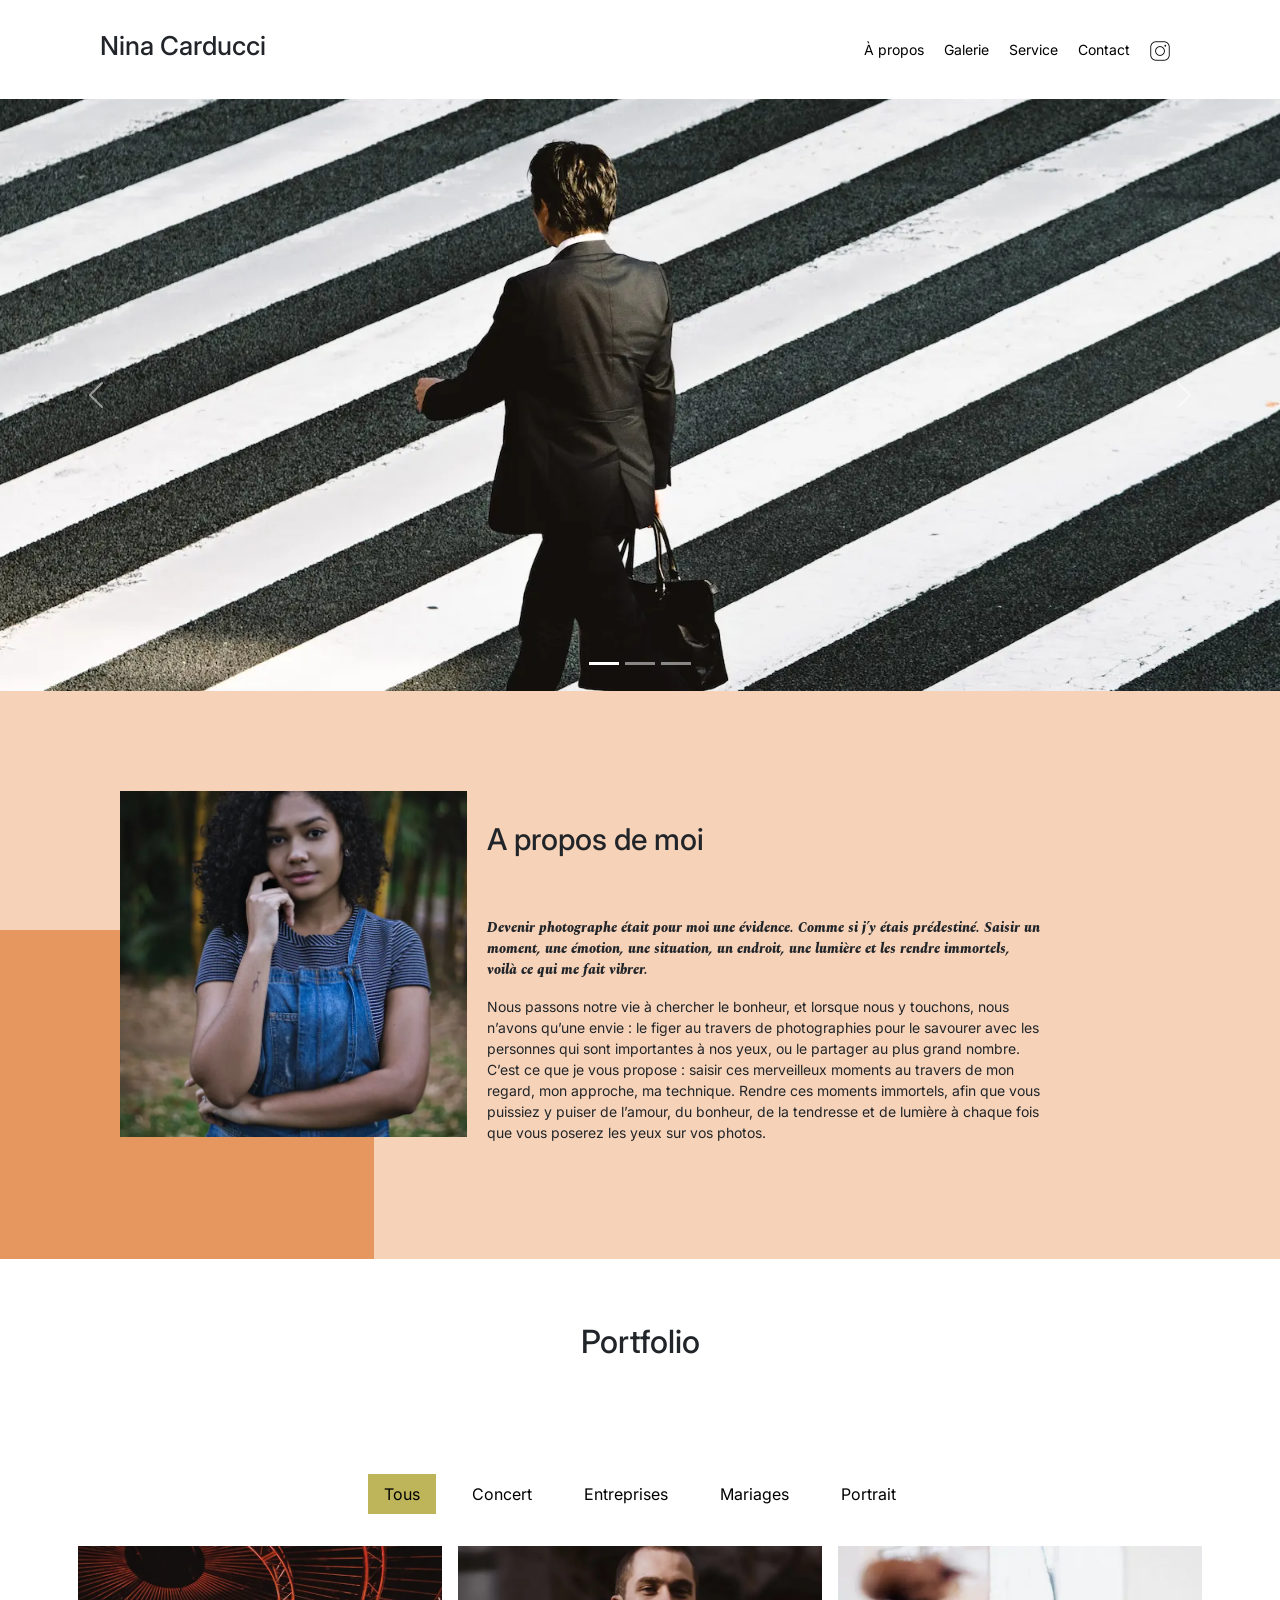
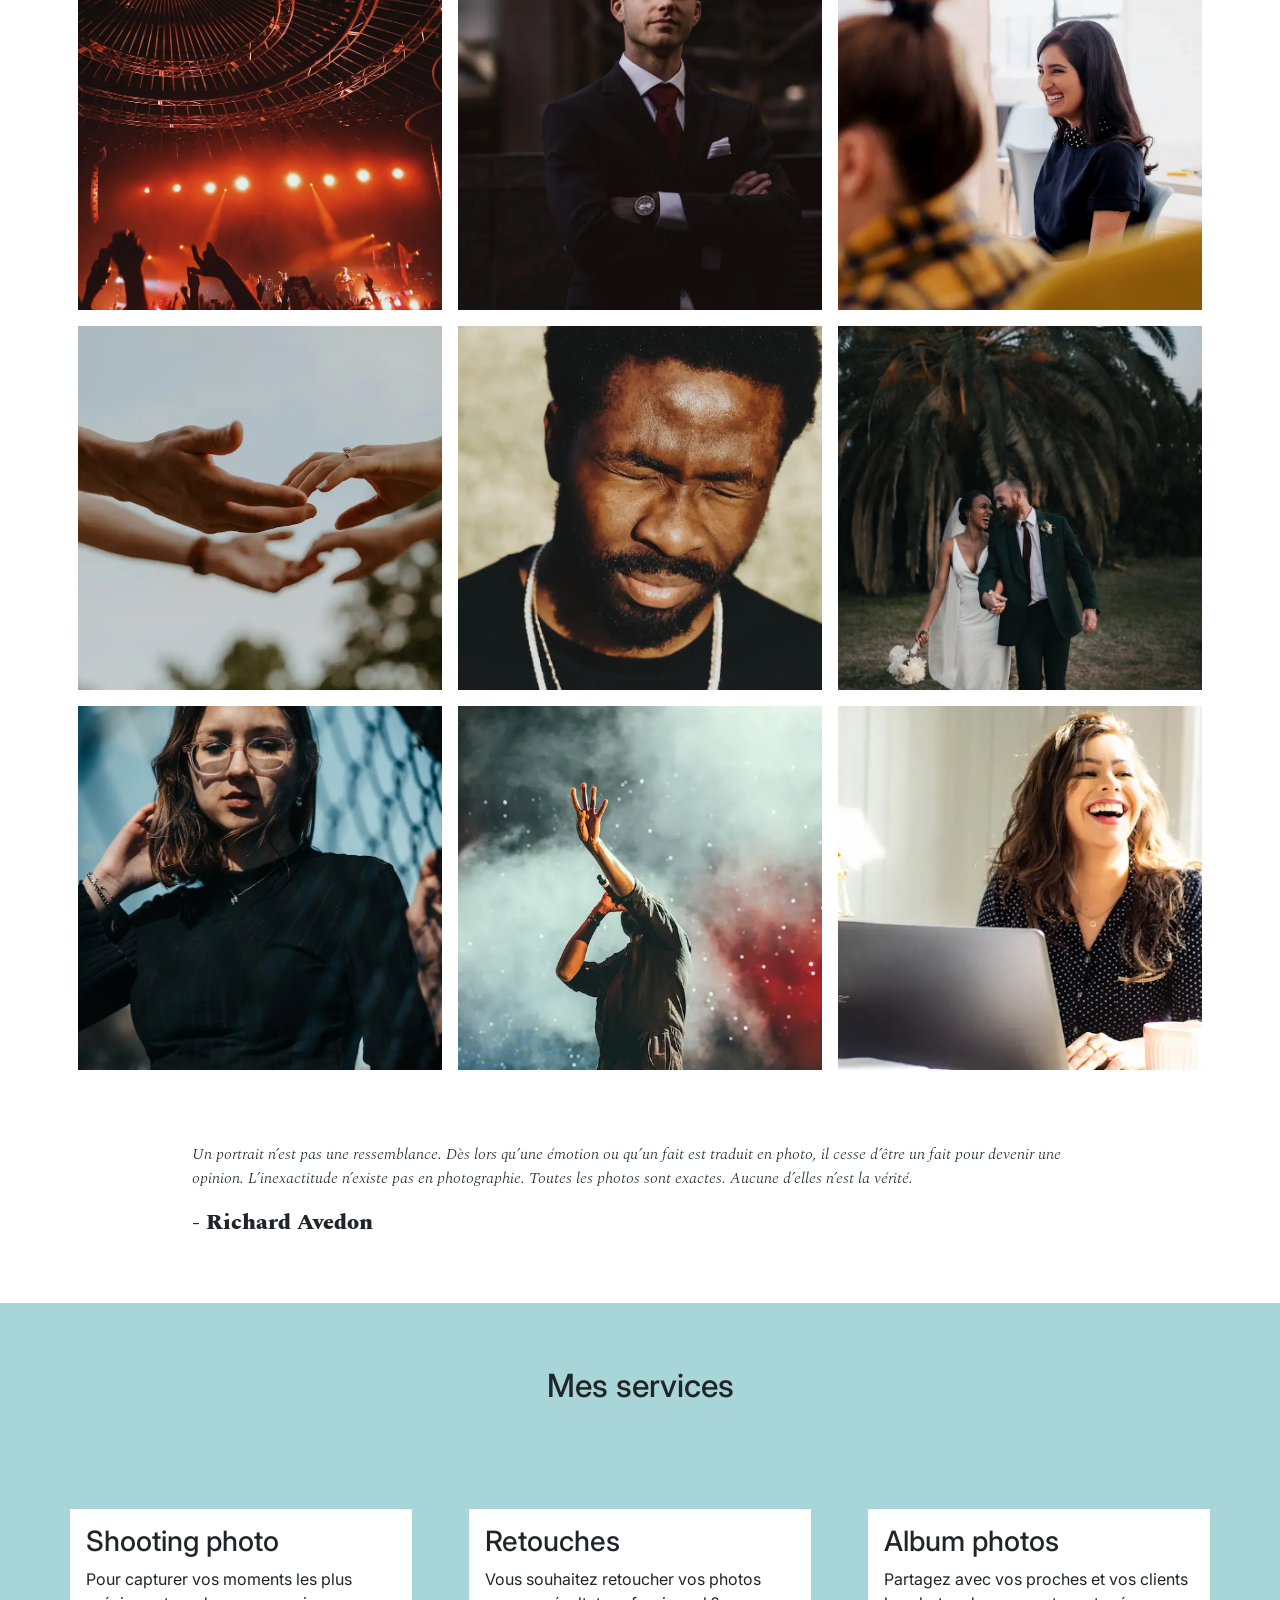
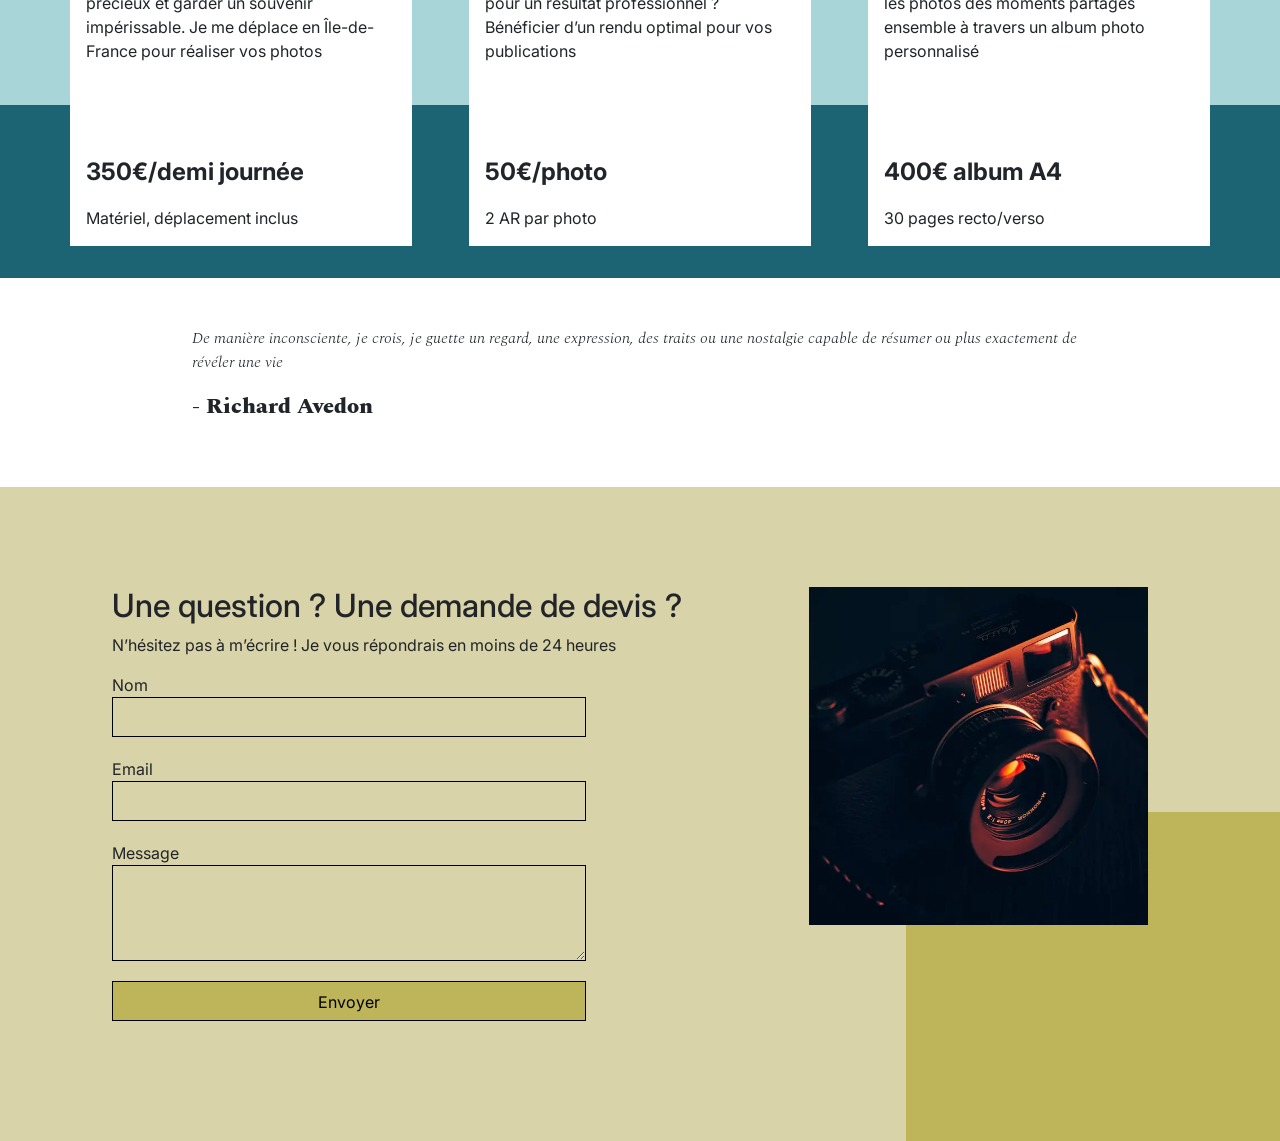
<file: index.html>
<!DOCTYPE html>
<html lang="fr">

<head>
	<meta charset="UTF-8">
	<meta name="viewport" content="width=device-width, initial-scale=1.0">
	<title>Nina Carducci - Photographe portraits &amp; mariages à Bordeaux</title>
	<meta name="description"
		content="Photographe à Bordeaux, Nina Carducci immortalise tous vos événements : mariages, concerts, portraits. Contactez-la pour un devis en ligne personnalisé.">
	<link rel="stylesheet" href="./assets/bootstrap/bootstrap.min.css">
	<link rel="stylesheet" href="./assets/style.css">
	<link rel="preconnect" href="https://fonts.googleapis.com">
	<link rel="preconnect" href="https://fonts.gstatic.com" crossorigin>
	<link
		href="https://fonts.googleapis.com/css2?family=Inter&family=Spectral:ital,wght@0,400;1,300;1,400;1,800&display=swap"
		rel="stylesheet">
	<script src="./assets/bootstrap/bootstrap.bundle.min.js" defer></script>
	<script src="https://code.jquery.com/jquery-3.4.1.min.js"
		integrity="sha256-CSXorXvZcTkaix6Yvo6HppcZGetbYMGWSFlBw8HfCJo=" crossorigin="anonymous" defer></script>
	<script src="./assets/maugallery.js" defer></script>
	<script src="./assets/scripts.js" defer></script>
	<script type="application/ld+json">
	{
  	"@context": "https://schema.org",
  	"@type": "LocalBusiness",
  	"name": "Nina Carducci",
  	"description": "Photographe portraits et événementiel à Bordeaux",
	"image": "https://leaspadea.github.io/nina-carducci/assets/images/nina.webp",
  	"telephone": "+33 5 56 67 78 89",
 	"address": {
    	"@type": "PostalAddress",
    	"streetAddress": "68 avenue Alsace-Lorraine",
    	"postalCode": "33200",
    	"addressLocality": "Bordeaux",
    	"addressCountry": "FR"
 	},
  	"openingHoursSpecification": {
    	"@type": "OpeningHoursSpecification",
    	"dayOfWeek": ["Monday", "Tuesday", "Wednesday", "Thursday", "Friday"],
    	"opens": "10:00",
    	"closes": "19:00"
  	},
  	"sameAs": "https://www.instagram.com/ninacarducci.photo/",
	"priceRange": "50€ - 400€"
	}
	</script>
	<!-- Open Graph -->
	<meta property="og:type" content="website">
	<meta property="og:site_name" content="Nina Carducci">
	<meta property="og:title" content="Nina Carducci - Photographe portraits &amp; mariages à Bordeaux">
	<meta property="og:description"
		content="Photographe à Bordeaux, Nina Carducci immortalise tous vos événements : mariages, concerts, portraits. Contactez-la pour un devis en ligne personnalisé.">
	<meta property="og:image"
		content="https://leaspadea.github.io/nina-carducci/assets/images/slider/edward-cisneros-3_h6-1NPDGw-unsplash.webp">
	<meta property="og:url" content="https://leaspadea.github.io/nina-carducci/">
	<meta property="og:locale" content="fr_FR">

	<!-- Twitter Cards -->
	<meta name="twitter:card" content="summary_large_image">
	<meta name="twitter:title" content="Nina Carducci - Photographe portraits &amp; mariages à Bordeaux">
	<meta name="twitter:description"
		content="Photographe à Bordeaux, Nina Carducci immortalise tous vos événements : mariages, concerts, portraits.">
	<meta name="twitter:image"
		content="https://leaspadea.github.io/nina-carducci/assets/images/slider/edward-cisneros-3_h6-1NPDGw-unsplash.webp">
</head>

<body>
	<header class="top-header">
		<h1 class="name">Nina Carducci</h1>
		<nav class="nav">
			<ul>
				<li><a href="#about">À propos</a></li>
				<li><a href="#gallery">Galerie</a></li>
				<li><a href="#services">Service</a></li>
				<li><a href="#contact">Contact</a></li>
				<li><a class="social-link" href="https://www.instagram.com/ninacarducci.photo/?hl=fr"
						target="_blank"><img src="assets/images/instagram.png" alt="Instagram de Nina Carducci"></a>
				</li>
			</ul>
		</nav>
	</header>
	<main>
		<div>

			<div id="carouselExampleIndicators" class="carousel slide" data-bs-ride="carousel">
				<div class="carousel-indicators">
					<button type="button" data-bs-target="#carouselExampleIndicators" data-bs-slide-to="0"
						class="active" aria-current="true" aria-label="Slide 1"></button>
					<button type="button" data-bs-target="#carouselExampleIndicators" data-bs-slide-to="1"
						aria-label="Slide 2"></button>
					<button type="button" data-bs-target="#carouselExampleIndicators" data-bs-slide-to="2"
						aria-label="Slide 3"></button>
				</div>
				<div class="carousel-inner">
					<div class="carousel-item active">
						<img src="./assets/images/slider/ryoji-iwata-wUZjnOv7t0g-unsplash.webp" class="d-block w-100"
							width="1600" height="740" alt="Homme traversant un passage piéton">
					</div>
					<div class="carousel-item">
						<img src="./assets/images/slider/nicholas-green-nPz8akkUmDI-unsplash.webp" class="d-block w-100"
							width="1600" height="740" loading="lazy" alt="Public d'un concert">
					</div>
					<div class="carousel-item">
						<img src="./assets/images/slider/edward-cisneros-3_h6-1NPDGw-unsplash.webp"
							class="d-block w-100" width="1600" height="740" loading="lazy"
							alt="Mariés qui s'embrassent">
					</div>
				</div>
				<button class="carousel-control-prev" type="button" data-bs-target="#carouselExampleIndicators"
					data-bs-slide="prev" aria-label="Précédent">
					<span class="carousel-control-prev-icon" aria-hidden="true"></span>
				</button>
				<button class="carousel-control-next" type="button" data-bs-target="#carouselExampleIndicators"
					data-bs-slide="next" aria-label="Suivant">
					<span class="carousel-control-next-icon" aria-hidden="true"></span>
				</button>
			</div>
		</div>
		<section id="about">
			<div class="picture left">
				<img src="./assets/images/nina.webp" width="700" height="698" loading="lazy"
					alt="Portrait de Nina Carducci">
			</div>
			<div id="about-me">
				<h2 class="about-me__title">A propos de moi</h2>
				<p class="about-me__introduction">Devenir photographe était pour moi une évidence. Comme si j’y étais
					prédestiné. Saisir un moment, une émotion, une situation, un endroit, une lumière et les rendre
					immortels, voilà ce qui me fait vibrer.</p>
				<p>Nous passons notre vie à chercher le bonheur, et lorsque nous y touchons, nous n’avons qu’une envie :
					le figer au travers de photographies pour le savourer avec les personnes qui sont importantes à nos
					yeux, ou le partager au plus grand nombre.
					C’est ce que je vous propose : saisir ces merveilleux moments au travers de mon regard, mon
					approche, ma technique. Rendre ces moments immortels, afin que vous puissiez y puiser de l’amour, du
					bonheur, de la tendresse et de lumière à chaque fois que vous poserez les yeux sur vos photos.</p>
			</div>
		</section>
		<section id="gallery">
			<h2 class="title">Portfolio</h2>
			<div class="container py-3">
				<div class="gallery" style="display: none">
					<img data-gallery-tag="Concert" class="gallery-item"
						src="./assets/images/gallery/concerts/aaron-paul-wnX-fXzB6Cw-unsplash.webp" width="800"
						height="1067" loading="lazy" alt="Scène de concert">
					<img data-gallery-tag="Entreprises" class="gallery-item"
						src="./assets/images/gallery/entreprise/ali-morshedlou-WMD64tMfc4k-unsplash.webp" width="800"
						height="1200" loading="lazy" alt="Homme d'affaires">
					<img data-gallery-tag="Entreprises" class="gallery-item"
						src="./assets/images/gallery/entreprise/jason-goodman-tHO1_OuKbg0-unsplash.webp" width="800"
						height="541" loading="lazy" alt="Employée souriante">
					<img data-gallery-tag="Mariages" class="gallery-item"
						src="./assets/images/gallery/mariage/hannah-busing-RvF2R_qMpRk-unsplash.webp" width="800"
						height="640" loading="lazy" alt="Mains des mariés">
					<img data-gallery-tag="Portrait" class="gallery-item"
						src="./assets/images/gallery/portraits/ade-tunji-rVkhWWZFAtQ-unsplash.webp" width="800"
						height="1199" loading="lazy" alt="Homme ébloui par le soleil">
					<img data-gallery-tag="Mariages" class="gallery-item"
						src="./assets/images/gallery/mariage/jakob-owens-SiniLJkXhMc-unsplash.webp" width="800"
						height="1200" loading="lazy" alt="Mariés riant ensemble">
					<img data-gallery-tag="Portrait" class="gallery-item"
						src="./assets/images/gallery/portraits/nino-van-prattenburg--443cl1uR_8-unsplash.webp"
						width="800" height="1202" loading="lazy" alt="Femme cheveux au vent">
					<img data-gallery-tag="Concert" class="gallery-item"
						src="./assets/images/gallery/concerts/austin-neill-hgO1wFPXl3I-unsplash.webp" width="800"
						height="533" loading="lazy" alt="Chanteur sur scène">
					<img data-gallery-tag="Entreprises" class="gallery-item"
						src="./assets/images/gallery/entreprise/mateus-campos-felipe-Fsgzm8N0hIY-unsplash.webp"
						width="800" height="490" loading="lazy" alt="Employée derrière son ordinateur">
				</div>
			</div>
			<div class="quote">
				<figure>
					<blockquote>
						<p class="quote__text">Un portrait n’est pas une ressemblance. Dès lors qu’une émotion ou qu’un
							fait est traduit en photo, il cesse d’être un fait pour devenir une opinion. L’inexactitude
							n’existe pas en photographie. Toutes les photos sont exactes. Aucune d’elles n’est la
							vérité.</p>
					</blockquote>
					<figcaption class="quote__author">- Richard Avedon</figcaption>
				</figure>
			</div>
		</section>
		<section id="services">
			<h2 class="title">Mes services</h2>
			<div class="container">
				<div class="service">
					<div class="service__description">
						<h3>Shooting photo</h3>
						<p>Pour capturer vos moments les plus précieux et garder un souvenir impérissable. Je me déplace
							en Île-de-France pour réaliser vos photos</p>
					</div>
					<div class="service__price">
						<p><strong>350€/demi journée</strong></p>
						<span>Matériel, déplacement inclus</span>
					</div>

				</div>
				<div class="service">
					<div class="service__description">
						<h3>Retouches</h3>
						<p>Vous souhaitez retoucher vos photos pour un résultat professionnel ? Bénéficier d’un rendu
							optimal pour vos publications</p>
					</div>
					<div class="service__price">
						<p><strong>50€/photo</strong></p>
						<span>2 AR par photo</span>
					</div>
				</div>
				<div class="service">
					<div class="service__description">
						<h3>Album photos</h3>
						<p>Partagez avec vos proches et vos clients les photos des moments partagés ensemble à travers
							un album photo personnalisé</p>
					</div>
					<div class="service__price">
						<p><strong>400€ album A4</strong></p>
						<span>30 pages recto/verso</span>
					</div>
				</div>
			</div>
		</section>
		<div class="quote">
			<figure>
				<blockquote>
					<p class="quote__text">De manière inconsciente, je crois, je guette un regard, une expression, des
						traits ou une nostalgie capable de résumer ou plus exactement de révéler une vie</p>
				</blockquote>
				<figcaption class="quote__author">- Richard Avedon</figcaption>
			</figure>
		</div>
		<section id="contact">
			<div class="container">
				<div class="form-container">
					<h2>Une question ? Une demande de devis ?</h2>
					<p> N’hésitez pas à m’écrire ! Je vous répondrais en moins de 24 heures</p>
					<form method="post">
						<label for="nom">Nom</label>
						<input type="text" name="nom" id="nom">
						<label for="email">Email</label>
						<input type="email" name="email" id="email">
						<label for="message">Message</label>
						<textarea name="message" id="message" cols="30" rows="10"></textarea>
						<input type="submit" value="Envoyer">
					</form>
				</div>
				<div class="picture right">
					<img src="./assets/images/camera.webp" width="600" height="599" loading="lazy" alt="">
				</div>
			</div>
		</section>
	</main>
</body>

</html>
</file>
<file: assets/style.css>
body {
	max-width: 1920px;
	margin: auto;
}
* {
	font-family: 'Inter';
	font-style: normal;
}

img {
  height: auto;
}

.top-header {
	background-color: white;
	position: sticky;
	top:0;
	z-index: 1000;
	display: flex;
	justify-content: space-between;
	padding-inline: 100px;
	padding-block: 30px;
	align-items: center;
}

.top-header .name {
	font-size: 26px;
}

.nav ul {
	display: flex;
	list-style-type: none;
	font-size: 14px;
	margin-bottom: 0;
}

.nav li {
	padding-inline: 10px;
}

.nav a {
	text-decoration: none;
	color: #000
}

.social-link img {
	width: 20px;
}

#about {
	display: flex;
	background-color: #F6D2B8;
	padding-inline: 100px;
	padding-block: 100px;
	position: relative;
}

.picture.left::before {
	content: ' ';
	background-color: #E5975F;
	width: 374px;
	height: 329px;
	position: absolute;
	bottom: 0;
	left: 0;
	z-index: -1;
}

.picture {
	flex: 1;
	margin: 0 20px;
	z-index: 0;
}

.picture img {
	width: 100%;

}
#about-me {
	flex: 2
}
.about-me__title {
	margin-top: 1em;
	margin-bottom: 60px;
	font-size: 30px;
}
.about-me__introduction {
	font-family: 'Spectral';
	font-weight: 800;
	font-style: italic;
	width: 60%;
}
#about-me p {
	width: 80%;
	font-size: 14px;
}

#gallery {
	/*	min-height: 100vh; */
}
.title{
	text-align: center;
	padding-block: 2em;
}
.gallery .nav {
	justify-content: center;
}
.nav-pills .nav-link.active, .nav-pills .show > .nav-link {
	color: #000;
	background-color: #BEB45A;
	border-radius:0 ;
}
.tags-bar .nav-link {
  background: none;
  border: none;
  cursor: pointer;
}
.nav-pills .nav-link {
	color: #000
}
.item-column {
	position: relative;
	margin-bottom: 0 !important;
	padding: 0;
}
.item-column::after{
	content: "";
	display: block;
	padding-bottom: 100%;

}
.gallery-item {
	position: absolute;
	width: 100%;
	height: 100%;
	object-fit: cover;
	padding: .5em;
}
.mg-prev, .mg-next {
	width: 30px;
	height: 30px;
	border-radius: 00%;
	justify-content: center;
	align-items: center;
	display: flex;
	font-size: 24px;
}

.quote {
	font-family: 'Spectral';
	font-style: italic;
	width: 70%;
	margin: auto;
	padding-block: 3em;
}
.quote__text {
	font-family: Spectral;
	font-style: italic;
	font-weight: 300;

}
.quote__author {
	font-family: Spectral;
	font-weight: 800;
	font-size: 22px;
}

#services {
	margin: auto;
	background-color: #A8D5D8 ;
	position: relative;
}
#services .container::before{
	content: ' ';
	background-color: #1C6474;
	position: absolute;
	width: 100%;
	height: 30%;
	bottom: 0;
	left: 0;
	z-index: 0;
}

#services .container {
	justify-content: space-between;
	display: flex;
	padding : 2em 0;

}

.service {
	background-color: white;
	max-width: 390px;
	width: 30%;
	height: 337px;
	padding: 1em;
	display: flex;
	flex-direction: column;
	justify-content: space-between;
	z-index: 1;
}

.service__price p {
  font-size: 1.5rem;
}

#contact {
	margin: auto;
	background-color: #D8D3A8 ;
	position: relative;
	padding-inline: 100px;
	padding-block: 100px;
}

#contact .container {
	display: flex;
}
.picture.right::before {
	content: ' ';
	background-color: #BEB45A;
	width: 374px;
	height: 329px;
	position: absolute;
	bottom: 0;
	right: 0;
	z-index: -1;
}
.form-container {
	flex : 2;

}
form {
	display: flex;
	flex-direction: column;
	width: 70%;
	align-items: flex-start;
}

form input {
	width: 100%;
	background-color: transparent;
	border: solid 1px;
	height: 2.5em;
	margin-bottom: 20px;
}

form textarea {
	width: 100%;
	background-color: transparent;
	border: solid 1px;
	height: 5em;
	line-height: 2.5em;
	font-size: 1.2em;
	margin-bottom: 20px;
}
input[type="submit"] {
	background-color: #BEB45A;
	padding: .5em 1em
}

@media all and (max-width: 1180px) {
	.picture {
		flex : 2;
	}
	#about, #contact .container {
		align-items: center;
	}
	.about-me__title {
		margin-top: 0;
		margin-bottom: 1em;
	}
	#about-me h6, #about-me p {
		width: 100%;
	}
}

@media all and (max-width: 1000px) {
	#about{
		flex-direction: column;

	}
	.picture {
		width: 50%;
	}
	.picture.left::before {
		width: 100%;
		height: 30%;
		position: absolute;
		bottom: auto;
		top: 0;
		left: 0;
		z-index: -1;
	}
	.about-me__title{
		text-align: center;
		margin-top: 1em;
	}
	#services .container {
		flex-direction: column;
	}
	.service {
		width: 100%;
		max-width: 100%;
		height: auto;
		margin: 2em 0
	}
	.service__description{
		margin-bottom: 1em;
	}

	#services .container::before{
		width: 30%;
		height: 100%;
		bottom: 0;
		right: 0;
		left: auto;
		z-index: 0;
	}

	#contact .container {
		flex-direction: column;
	}
	#contact .picture.right {
		margin-top: 1em;
	}
	.picture.right::before {
		width: 100%;
		height: 30%;
		position: absolute;
		bottom: 0;
		right: 0;
		z-index: -1;
	}
}

@media all and (max-width: 650px) {
	.top-header {
		flex-direction: column;
		padding-inline: 0;
	}
	.top-header .nav, .top-header .nav ul {
		width: 100%;
		padding: 0 0 0 0;
	}
	.top-header .nav li {
		flex: 1;
		padding-block: 1em;
		text-align: center;
	}
	.picture.left::before, .picture.right::before {
		height: 150px;
	}
	#services .container {
		align-items: center;
	}
	.service {
		max-width: 90%;
	}
	#about, #contact {
		padding-inline: 2em;
		padding-block: 2em;
	}
	form {
		width: 100%;
	}
	.picture {
		width: 80%;
	}
}
</file>
